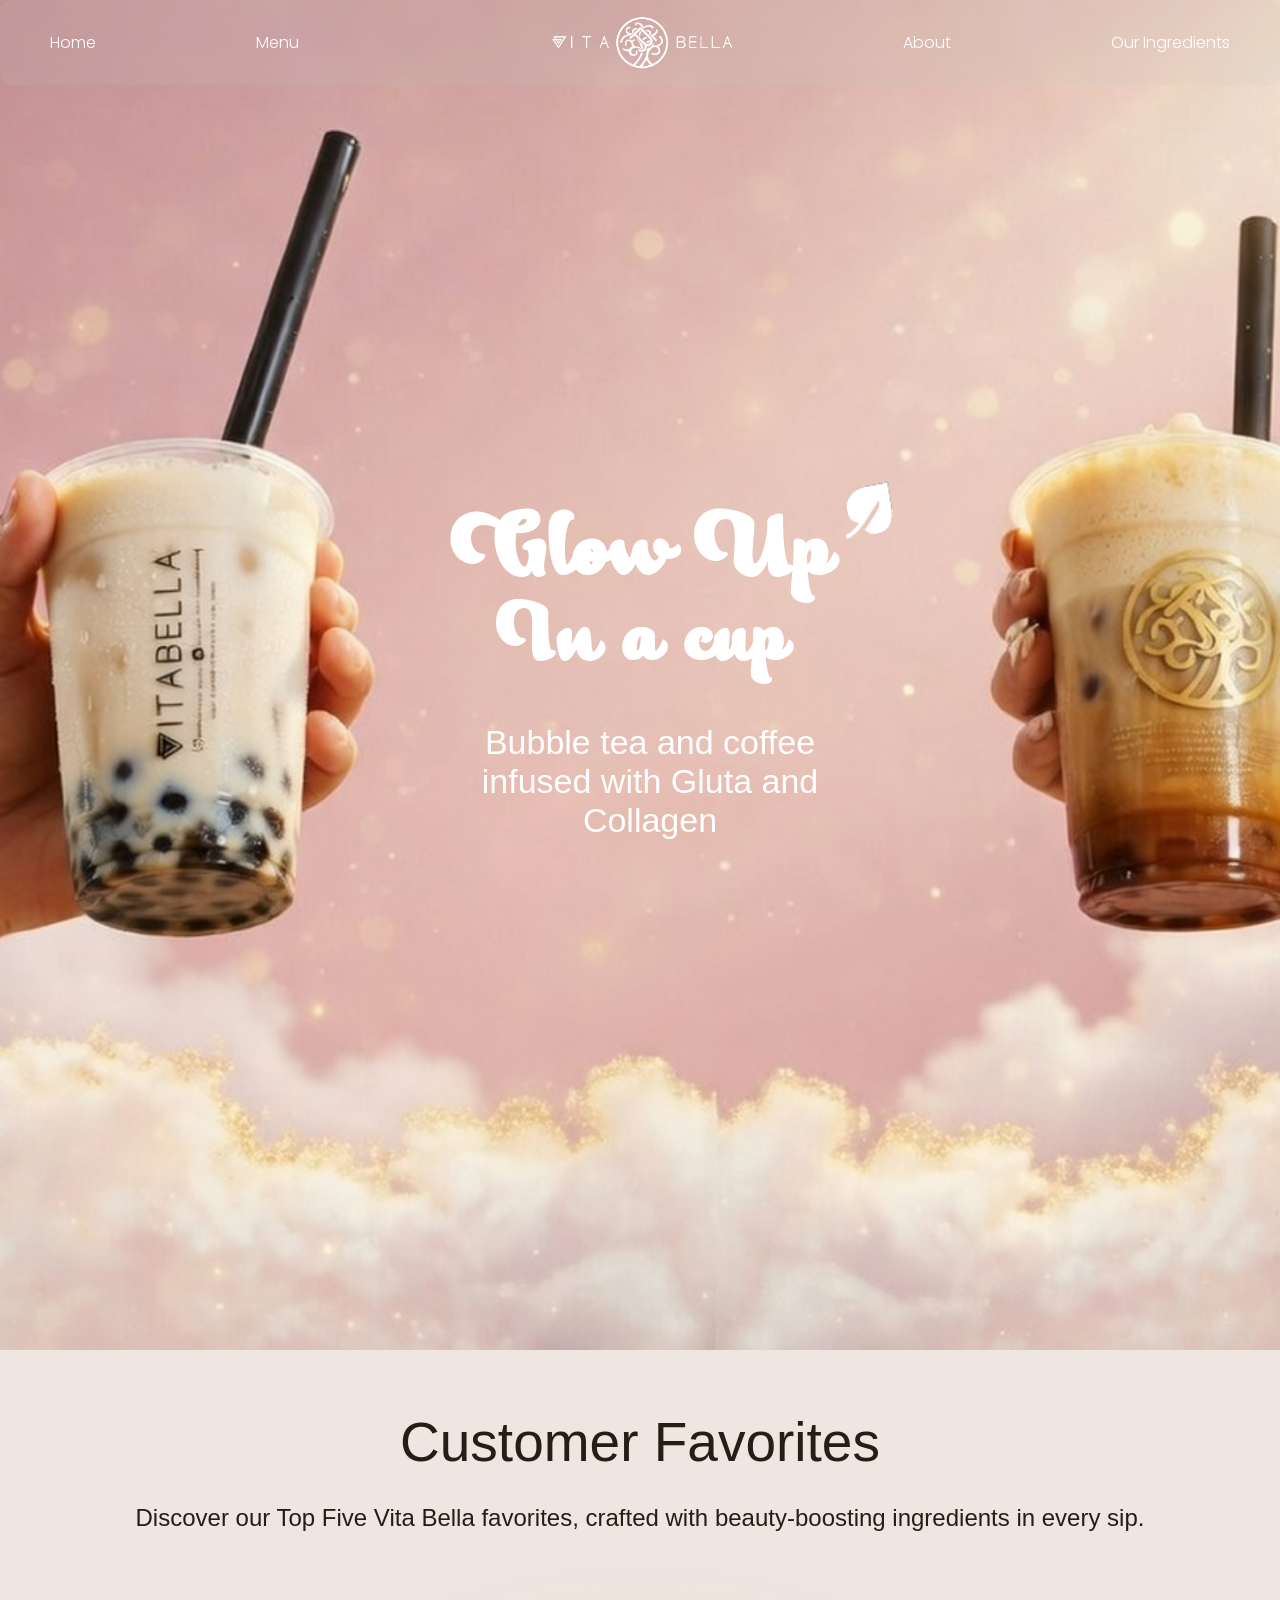
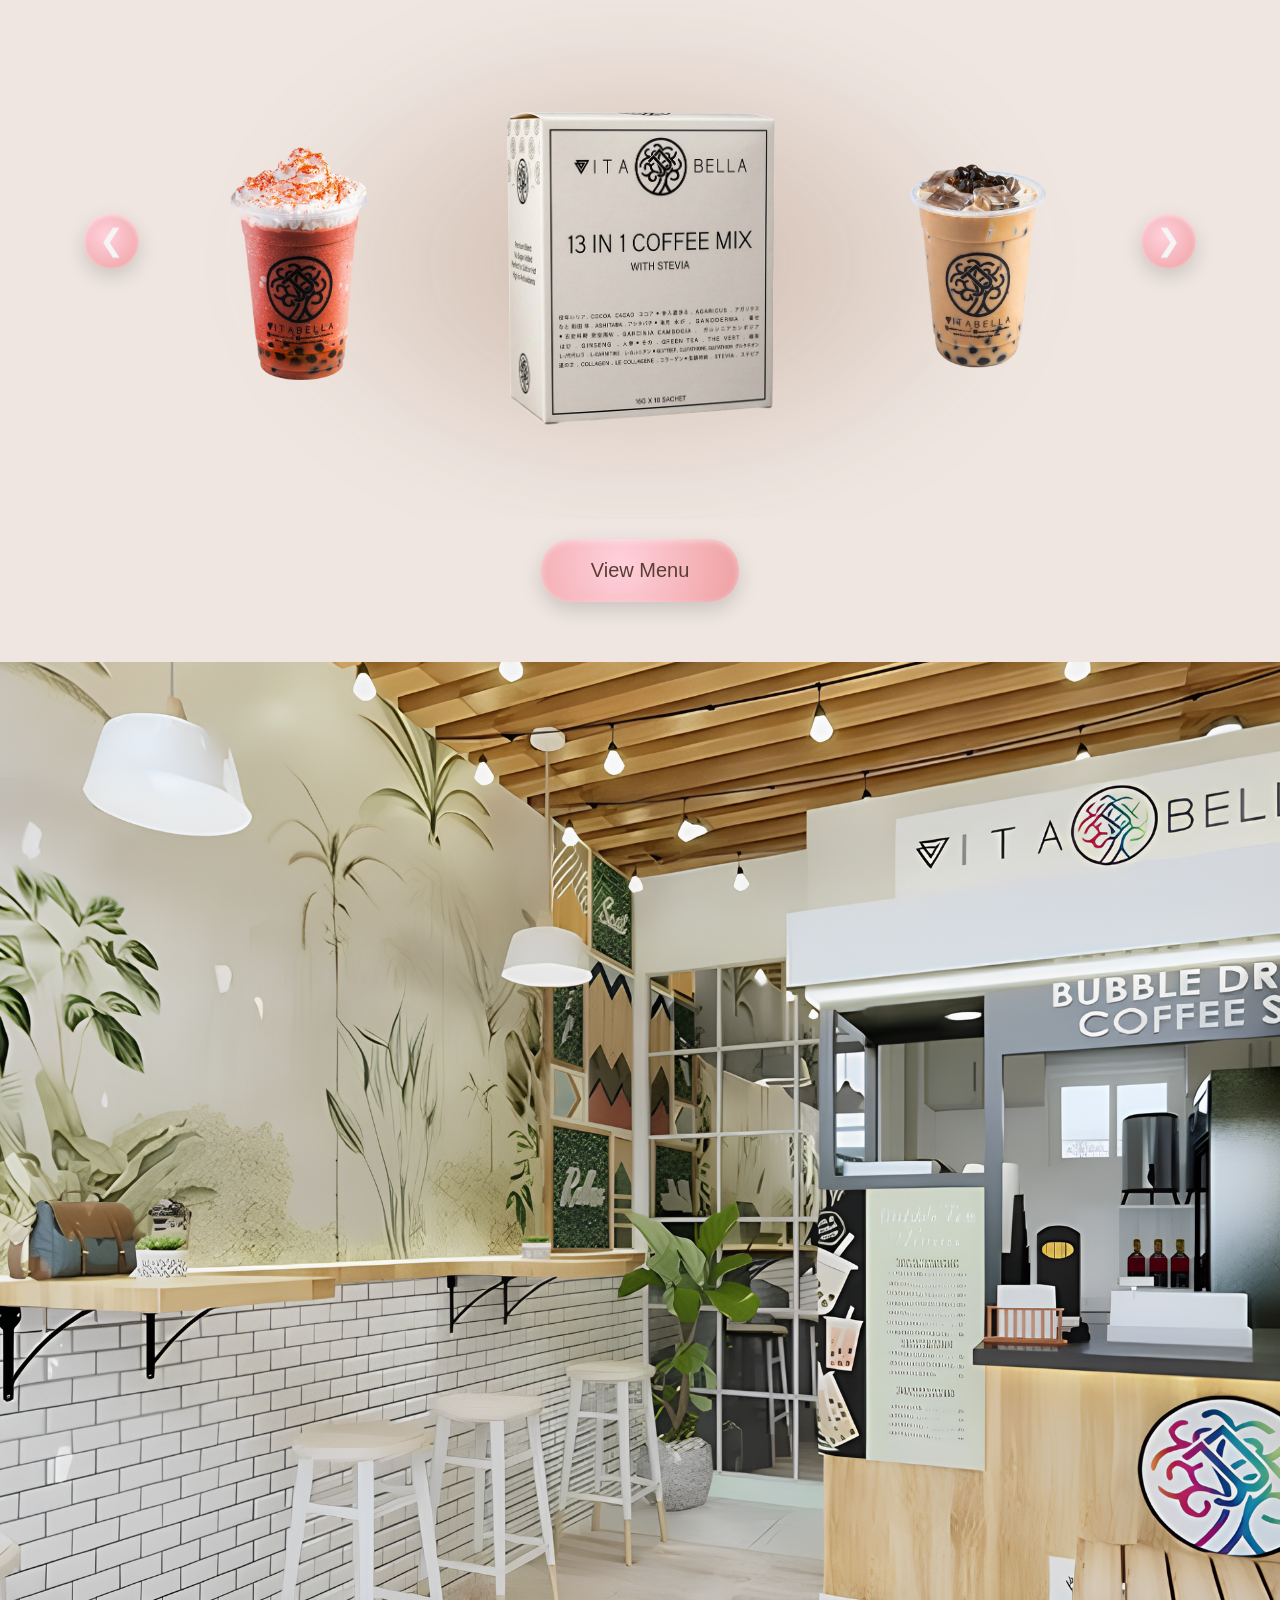
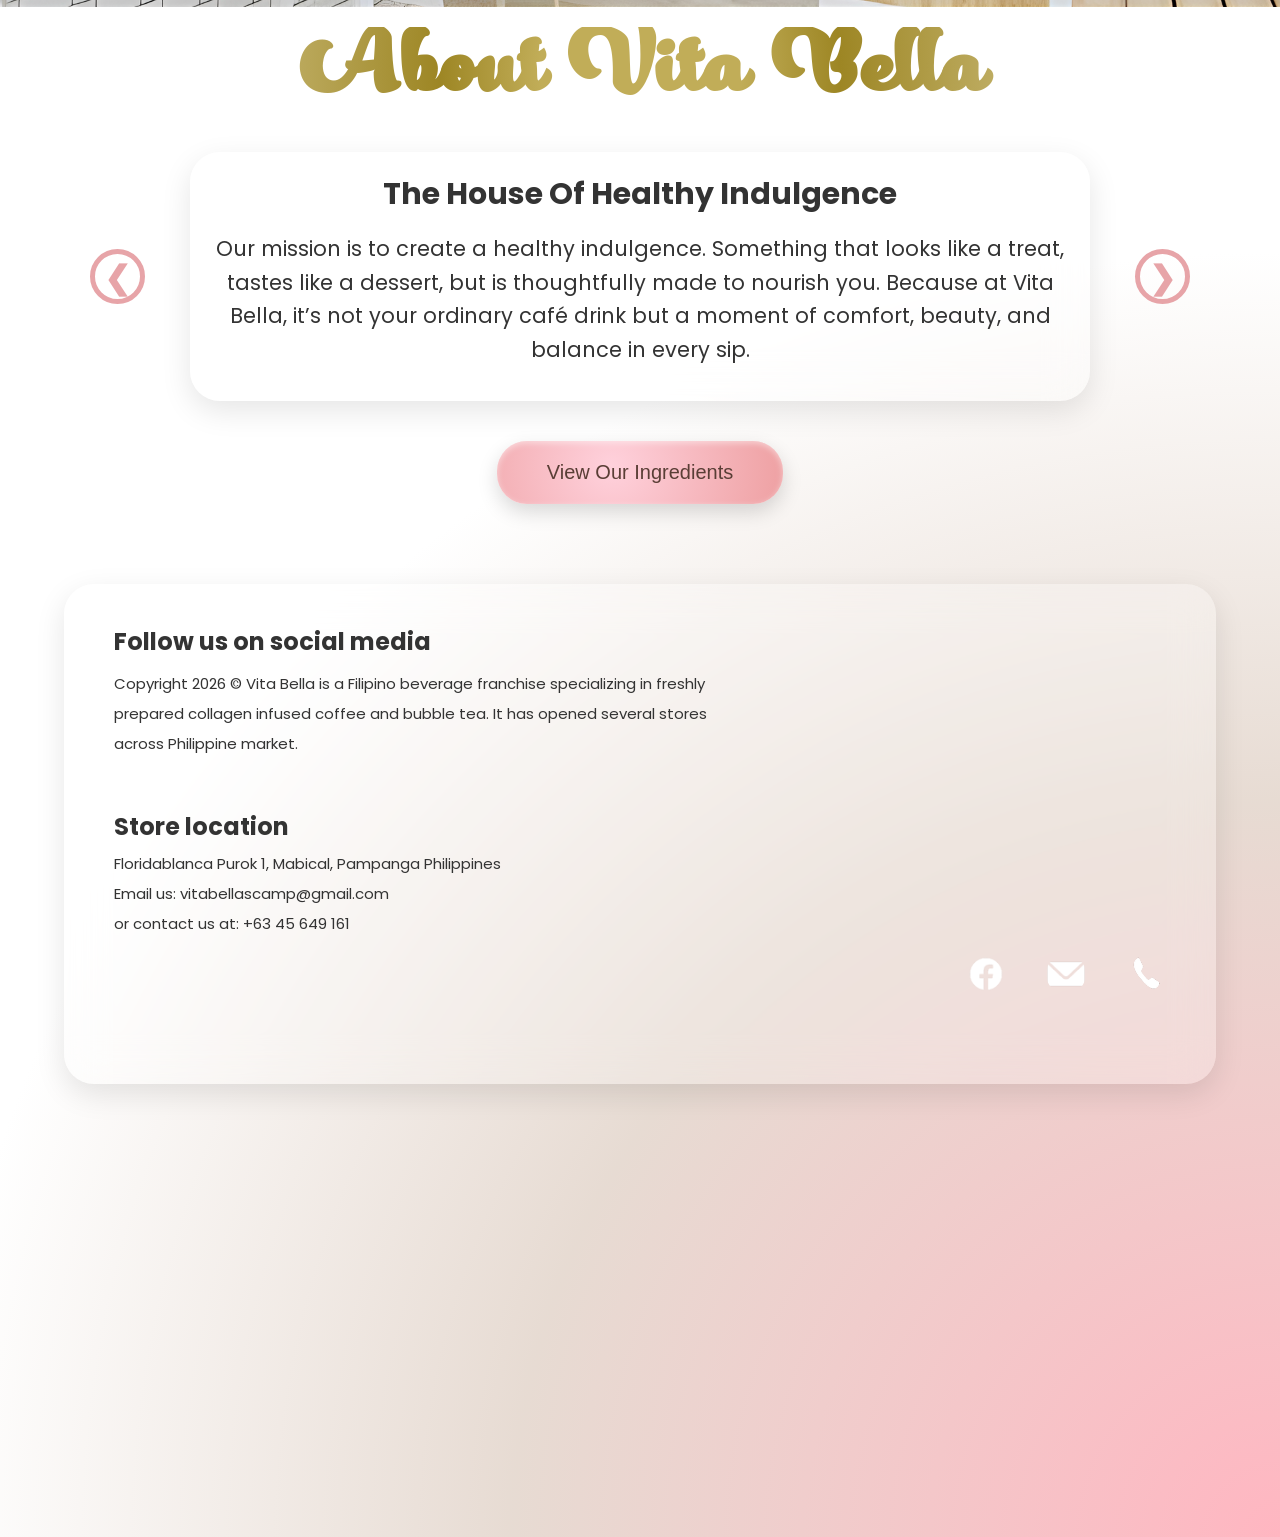
<file: index.html>
<!DOCTYPE html>
<html lang="en">
<head>
    <meta charset="UTF-8">
    <meta name="viewport" content="width=device-width, initial-scale=1.0">
    <title>Vita Bella Floridablanca, Pampanga</title>
    <link rel="preconnect" href="https://fonts.googleapis.com">
    <link rel="preconnect" href="https://fonts.gstatic.com" crossorigin>
    <link href="https://fonts.googleapis.com/css2?family=Pacifico&family=Poppins:ital,wght@0,100;0,200;0,300;0,400;0,500;0,600;0,700;0,800;0,900;1,100;1,200;1,300;1,400;1,500;1,600;1,700;1,800;1,900&display=swap" rel="stylesheet">
    <link rel="stylesheet" href="index.css">
</head>
<body>
    <nav>
        <ul class="navbar-left">
            <li><a href="index.html">Home</a></li>
            <li><a href="menu.html">Menu</a></li>
        </ul>

        <div class="logo">
            <img src="Vita Bella Logo.png" alt="Vita Bella Logo">
        </div>
        
        <ul class="navbar-right">
            <li><a href="#about">About</a></li>
            <li><a href="ingredients.html">Our Ingredients</a></li>
        </ul>
    </nav>

    <section class="herosection">
        <div class="hero-bgimg"></div>

        <div>
            <h1>Glow Up
                <img src="Leaf.png" class="white-leaf-icon">
                <span class="small-text">In a cup</span>
            </h1>
            <p>Bubble tea and coffee infused with Gluta and Collagen</p>
        </div>
    </section>

    <section class="favorites">
        <h2>Customer Favorites</h2>
        <p>Discover our Top Five Vita Bella favorites, crafted with beauty-boosting ingredients in every sip.</p>

        <div class="favorites-wrapper">

            <button class="button left">&#10094;</button>

            <div class="favorites-slider">
                <div class="slider-container">
                    <div class="drink-slide"></div>
                    <div class="drink-slide"></div>
                    <div class="drink-slide">
                        <img src="Gemini_Generated_Image_6hlzf56hlzf56hlz-Photoroom 3.png" alt="Red Velvet Cheesecake">
                    </div>

                    <div class="active-drink-slide">
                        <img src="Gemini_Generated_Image_e9dzr5e9dzr5e9dz (1)-Photoroom 2.png" alt="13 In 1 Coffee Mix">
                    </div>

                    <div class="drink-slide">
                        <img src="image (17)-Photoroom 5.png" alt="Salted Caramel">
                    </div>

                    <div class="drink-slide">
                        <img src="Gemini_Generated_Image_mg1axumg1axumg1a-Photoroom 3.png" alt="French Premium Cheesecake">
                    </div>

                    <div class="drink-slide">
                        <img src="Gemini_Generated_Image_tczel7tczel7tcze-Photoroom 3.png" alt="Strawberry Collagen Cream">
                    </div>
                    <div class="drink-slide"></div>
                </div>

            </div>

            <button class="button right">&#10095;</button>
        </div>

        <div class="view-menu-container">
            <a href="menu.html" class="view-menu-button">View Menu</a>
        </div>
    </section>

    <div class="about-bgimg-container">
        <div class="about-bgimg"></div>
    </div>

    <section class="about-section" id="about">
        <h1>About Vita Bella</h1>

    <div class="about-slider">

        <button class="about-button left">&#10094;</button>

        <div class="about-card">
            <h2 id="card-title">The House Of Healthy Indulgence</h2>
            <p id="card-text">
                Our mission is to create a healthy indulgence. Something that looks like a treat, tastes like a dessert, but is thoughtfully made to nourish you. Because at Vita Bella, it’s not your ordinary café drink but a moment of comfort, beauty, and balance in every sip.
            </p>
        </div>

        <button class="about-button right">&#10095;</button>
    </div>

    <div class="view-ingredients-container">
        <a href="ingredients.html" class="view-ingredients-button">View Our Ingredients</a>
    </div>

    <div class="about-footer">
        <div class="footer-card">

        <div class="footer-content">
            <h3 class="follow-us">Follow us on social media</h3>
            <p>
            Copyright 2026 © Vita Bella is a Filipino beverage franchise
            specializing in freshly prepared collagen infused coffee and
            bubble tea. It has opened several stores across Philippine market. 
            </p>
        <h3 class="store-location">Store location</h3>

        <p class="location">
            Floridablanca Purok 1, Mabical, Pampanga Philippines<br>
            Email us: vitabellascamp@gmail.com<br>
            or contact us at: +63 45 649 161
      </p>
        </div>

        <div class="footer-icons">
            <a href="https://www.facebook.com/VitaBellaSCPampanga" target="_blank">
                <img src="Facebook.png" alt="Facebook">
            </a>
            <a href="vitabellascpamp@gmail.com">
                <img src="Email.png" alt="Email">
            </a>
            <a href="https://l.facebook.com/l.php?u=https%3A%2F%2Fapi.whatsapp.com%2Fsend%3Fphone%3D%252B971508167275%26token%3DeyJhbGciOiJFUzI1NiIsInR5cCI6IkpXVCIsImtpZCI6IjEyNSJ9.[base64]._RMri3mjYbql1LPNeHR1wqSGLCvO1_5NC8xEaaNTdLmHUsn4tO_Dyy3SAKLiYnmAUdZN8pyNY_HYrHesGFqSKQ%26fbclid%3DIwZXh0bgNhZW0CMTAAc3J0YwZhcHBfaWQQMjIyMDM5MTc4ODIwMDg5MgABHjRsa0416TS7DZ5FsOKJ31ozcLLlQ-D21WNyCVlENH4_g0kES_ND8RH__CRH_aem_a36mYr8kN7BnjIT1tTdi3w&h=AUCpbHmJNicgpL69wBm_dGncWFgvK4wPnZX7ZkiTfbZG_cjM20d-kG5seVx_lfT14w9UV7GHUz7iJ6472W-c7Ve4sfoM_O0IwTQcPCdEismXWjQ1Esk9sZ87FkLb_AQvri7j60Dh1FPnusiWcw4LvA">
                <img src="Phone.png" alt="Phone">
            </a>
        </div>
    </div>
    </div>
    </section>
</body>
<script src="index.js"></script>
</html>
</file>
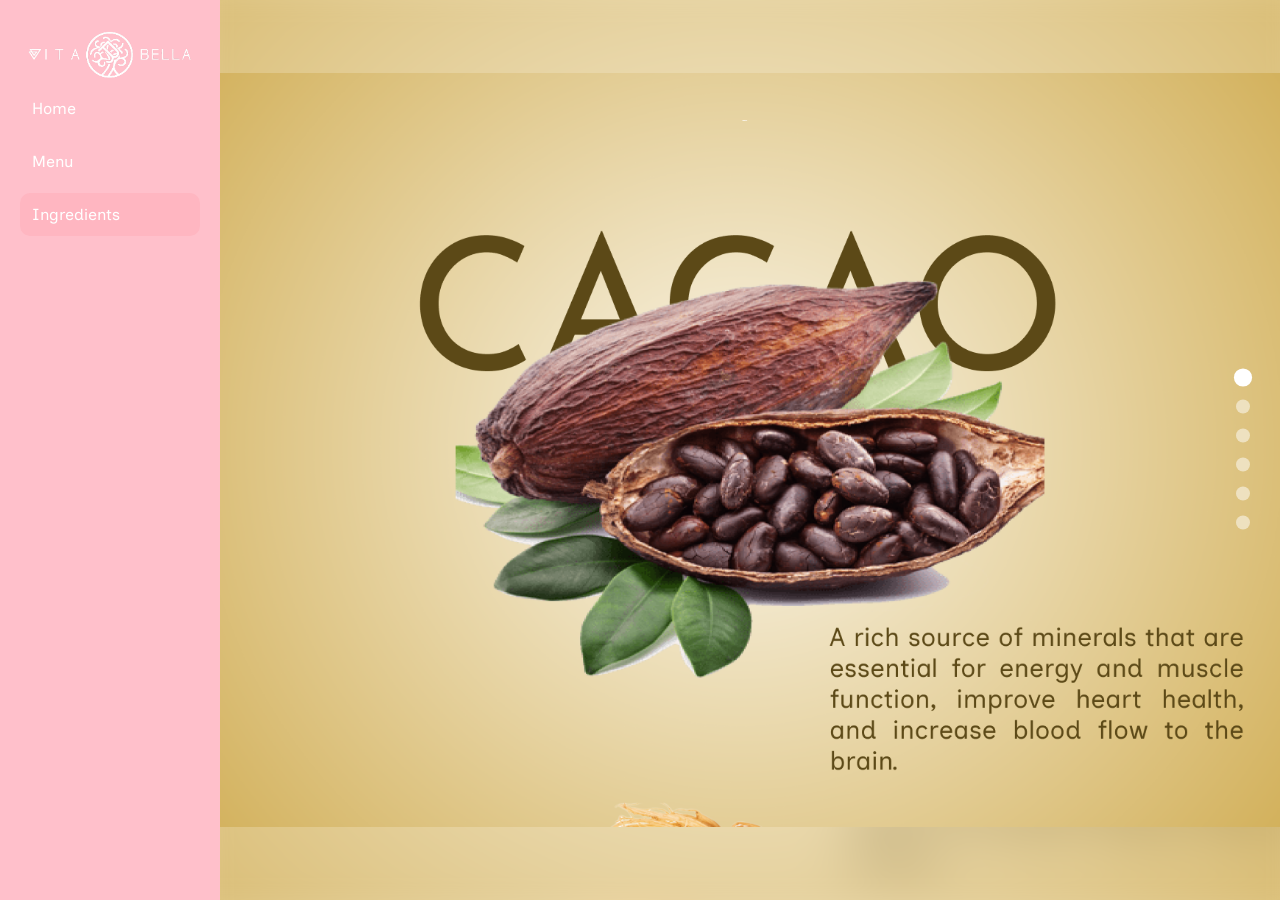
<file: ingredients.html>
<!DOCTYPE html>
<html lang="en">
<head>
  <meta charset="UTF-8">
  <meta name="viewport" content="width=device-width, initial-scale=1.0">
  <title>Vita Bella Ingredients</title>
  <link rel="preconnect" href="https://fonts.googleapis.com">
  <link rel="preconnect" href="https://fonts.gstatic.com" crossorigin>
  <link href="https://fonts.googleapis.com/css2?family=Inclusive+Sans:ital,wght@0,300..700;1,300..700&display=swap" rel="stylesheet">
  <link rel="stylesheet" href="ingredients.css">
</head>
<body>

<aside class="menu-sidebar">
    <img class="logo" src="Vita Bella Logo.png" alt="Vita Bella Logo">

    <nav>
        <ul>
            <li><a href="index.html">Home</a></li>
            <li><a href="menu.html">Menu</a></li>
            <li class="active"><a href="ingredients.html">Ingredients</a></li>
        </ul>
    </nav>
</aside>

<main class="main">
    <section class="ingredients-slider">

        <div class="slides">

            <div class="slide active" style="--bg-image: url('Cacao Page.png');">
                <img src="Cacao Page.png" alt="Cacao">
            </div>

            <div class="slide" style="--bg-image: url('Ginseng Page.png');">
                <img src="Ginseng Page.png" alt="Ginseng">
            </div>

            <div class="slide" style="--bg-image: url('Stevia Page.png');">
                <img src="Stevia Page.png" alt="Stevia">
            </div>

            <div class="slide" style="--bg-image: url('Moringa Page.png');">
                <img src="Moringa Page.png" alt="Moringa">
            </div>
            
            <div class="slide" style="--bg-image: url('Green tea Page.png');">
                <img src="Green tea Page.png" alt="Green Tea">
            </div>

            <div class="slide" style="--bg-image: url('Powder Page.png');">
                <img src="Powder Page.png" alt="Glutathione Collagen Carnitine Powder">
            </div>
        </div>

        <div class="slider-nav">
            <button class="nav-dot active"></button>
            <button class="nav-dot"></button>
            <button class="nav-dot"></button>
            <button class="nav-dot"></button>
            <button class="nav-dot"></button>
            <button class="nav-dot"></button>
        </div>
        
    </section>
</main>

<script src="ingredients.js"></script>
</body>
</file>
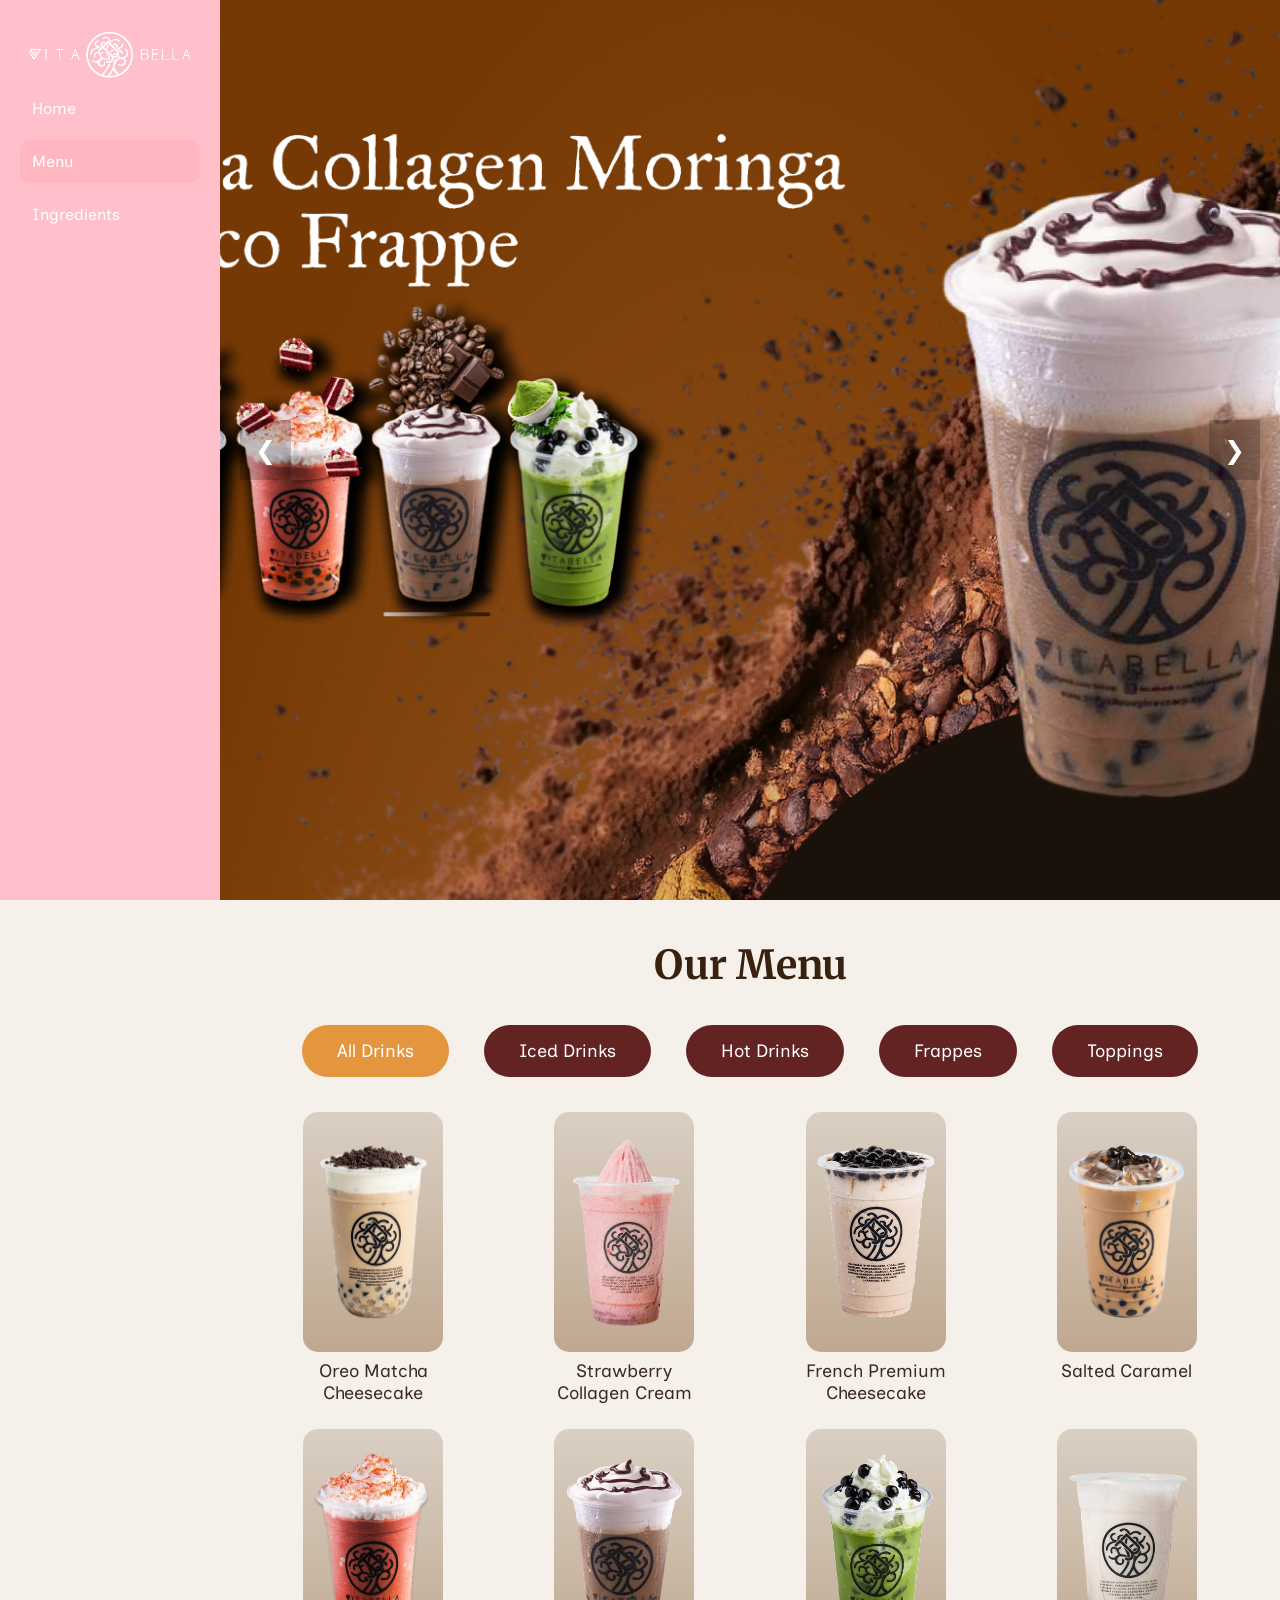
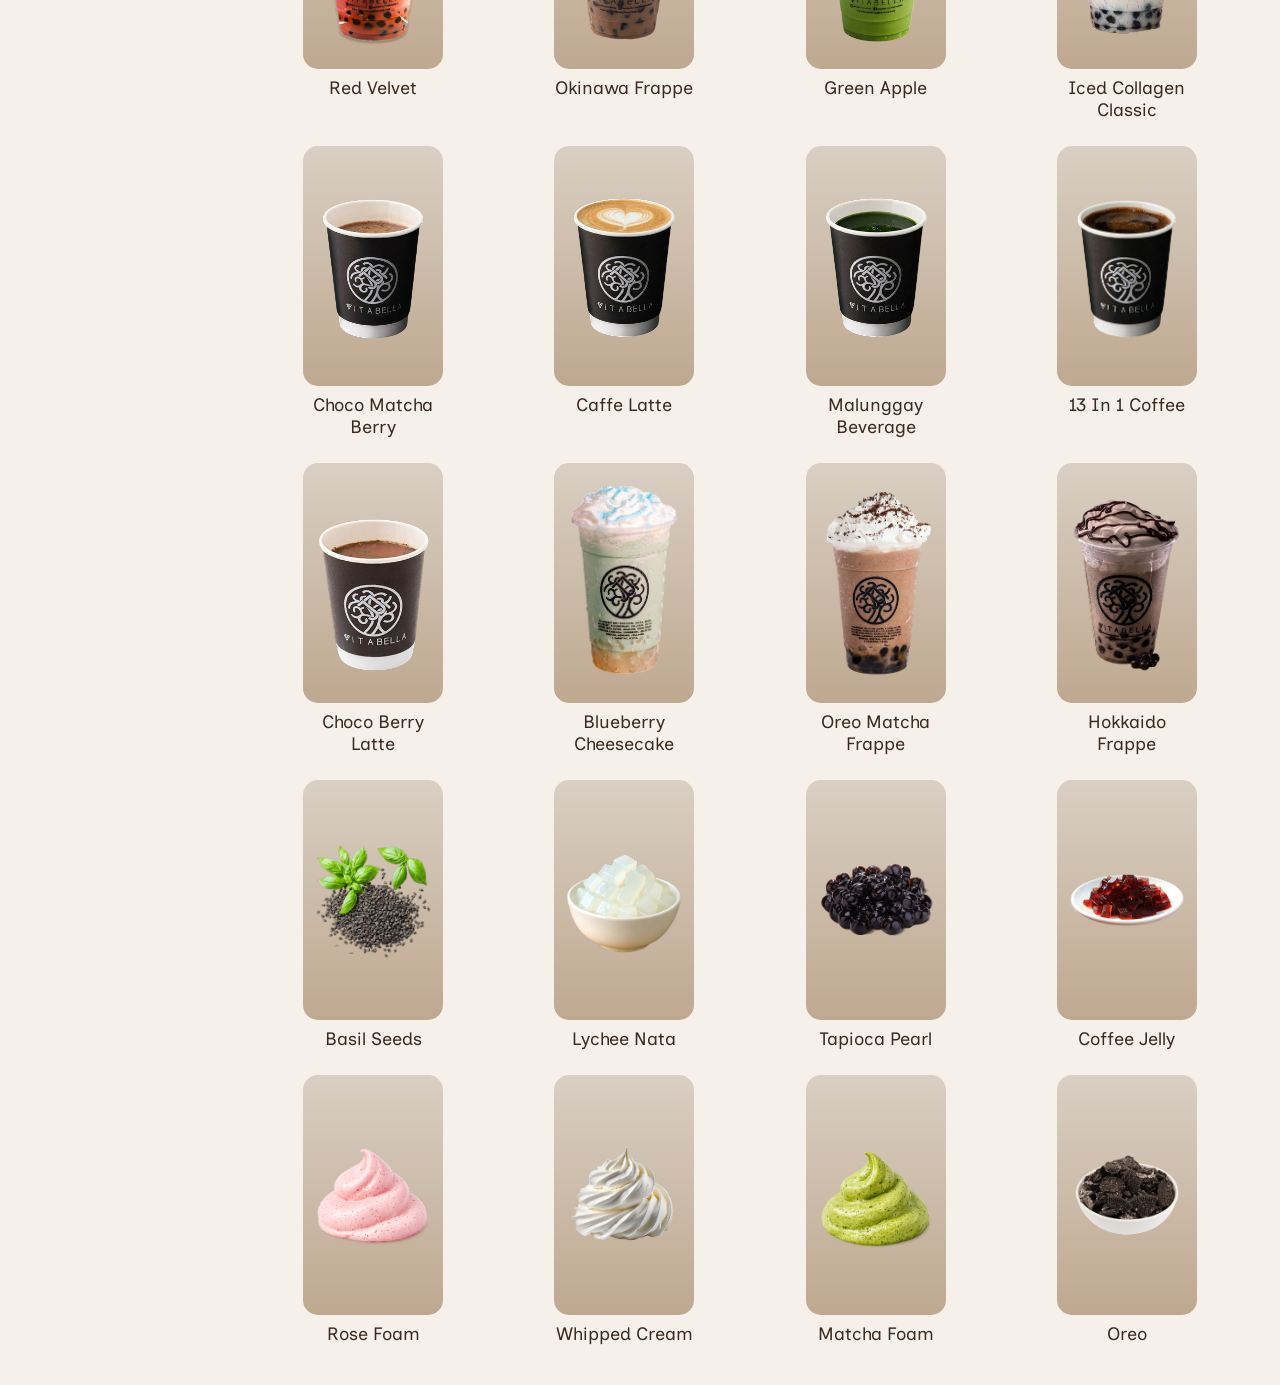
<file: menu.html>
<!DOCTYPE html>
<html lang="en">
<head>
  <meta charset="UTF-8">
  <meta name="viewport" content="width=device-width, initial-scale=1.0">
  <title>Vita Bella Menu</title>
  <link rel="preconnect" href="https://fonts.googleapis.com">
  <link rel="preconnect" href="https://fonts.gstatic.com" crossorigin>
  <link href="https://fonts.googleapis.com/css2?family=Inclusive+Sans:ital,wght@0,300..700;1,300..700&display=swap" rel="stylesheet">
  <link href="https://fonts.googleapis.com/css2?family=Merriweather:ital,opsz,wght@0,18..144,300..900;1,18..144,300..900&display=swap" rel="stylesheet">
  <link rel="stylesheet" href="menu.css">
</head>
<body>

<aside class="menu-sidebar">
    <img class="logo" src="Vita Bella Logo.png" alt="Vita Bella Logo">

    <nav>
        <ul>
            <li><a href="index.html">Home</a></li>
            <li class="active"><a href="menu.html">Menu</a></li>
            <li><a href="ingredients.html">Ingredients</a></li>
        </ul>
    </nav>
</aside>

<main class="main">
    <section class="menu-hero">
    <div class="menu-slider">

        <div class="slide">
            <img src="coffee frappe final.png" alt="Coffee Frappe">
        </div>
        <div class="slide">
            <img src="iced coffee final.png" alt="Iced Coffee">
        </div>
        <div class="slide">
            <img src="red velvet final.png" alt="Red Velvet">
        </div>
        <div class="slide">
            <img src="Green apple.png" alt="Green Apple">
        </div>
    </div>

    <button class="nav prev">&#10094;</button>
    <button class="nav next">&#10095;</button>
</section>

<section class="menu">

    <h2>Our Menu</h2>

    <div class="filters">
        <button class="active" data-filter="all">All Drinks</button>
        <button data-filter="iced">Iced Drinks</button>
        <button data-filter="hot">Hot Drinks</button>
        <button data-filter="frappe">Frappes</button>
        <button data-filter="toppings">Toppings</button>
    </div>

    <div class="drinks">

        <div class="card" data-category="iced">
            <div class="card-img">
                <img class="oreo-matcha-cheesecake" src="oreo matcha cheesecake.png" alt="Oreo Matcha Cheesecake">
            </div>
            <p>Oreo Matcha Cheesecake</p>
        </div>

        <div class="card" data-category="iced">
            <div class="card-img">
                <img class="strawberry-collagen-cream" src="strawberry collagen cream.png" alt="Strawberry Collagen Cream">
            </div>
            <p>Strawberry Collagen Cream</p>
        </div>      

        <div class="card" data-category="iced">
            <div class="card-img">
                <img class="french-premium-cheesecake" src="French Premium Cheesecake.png" alt="French Premium Cheesecake">
            </div>
            <p>French Premium Cheesecake</p>
        </div>

        <div class="card" data-category="iced">
            <div class="card-img">
                <img class="salted-caramel" src="salted caramel.png" alt="Salted Caramel">
            </div>
            <p>Salted Caramel</p>
        </div>

        <div class="card" data-category="frappe">
            <div class="card-img">
                <img class="red-velvet-cheesecake" src="red velvet cheesecake.png" alt="Red Velvet">
            </div>
            <p>Red Velvet</p>
        </div>

        <div class="card" data-category="frappe">
            <div class="card-img">
                <img class="okinawa-frappe" src="Okinawa Frappe.png" alt="Okinawa Frappe">
            </div>
            <p>Okinawa Frappe</p>
        </div>

        <div class="card" data-category="frappe">
            <div class="card-img">
                <img class="green-apple" src="green apple frappe.png" alt="Green Apple">
            </div>
            <p>Green Apple</p>
        </div>
        
        <div class="card" data-category="iced">
            <div class="card-img">
                <img class="iced-collagen-classic" src="Iced collagen classic.png" alt="Iced Collagen Classic">
            </div>
            <p>Iced Collagen Classic</p>
        </div>

        <div class="card" data-category="hot">
            <div class="card-img">
                <img class="choco-matcha-berry" src="Choco Matcha Berry.png" alt="Choco Matcha Berry">
            </div>
            <p>Choco Matcha Berry</p>
        </div>

        <div class="card" data-category="hot">
            <div class="card-img">
                <img class="caffe-latte" src="Caffe Latte.png" alt="Caffe Latte">
            </div>
            <p>Caffe Latte</p>
        </div>

        <div class="card" data-category="hot">
            <div class="card-img">
                <img class="malunggay-beverage" src="malunggay beverage.png" alt="Malunggay Beverage">
            </div>
            <p>Malunggay Beverage</p>
        </div>

        <div class="card" data-category="hot">
            <div class="card-img">
                <img class="thirteen-in-one-coffee" src="13 in 1 coffee.png" alt="13 In 1 Coffee">
            </div>
            <p>13 In 1 Coffee</p>
        </div>

        <div class="card" data-category="hot">
            <div class="card-img">
                <img class="choco-berry-latte" src="choco berry latte.png" alt="Choco Berry Latte">
            </div>
            <p>Choco Berry Latte</p>
        </div>

        <div class="card" data-category="frappe">
            <div class="card-img">
                <img class="blueberry-cheesecake" src="Blueberry Cheesecake.png" alt="Ref-VitaBella/Menu Page/All Drinks (Our Menu)/Blueberry Cheesecake.png">
            </div>
            <p>Blueberry Cheesecake</p>
        </div>

        <div class="card" data-category="frappe">
            <div class="card-img">
                <img class="oreo-matcha-frappe" src="Oreo Matcha Frappe.png" alt="Oreo Matcha Frappe">
            </div>
            <p>Oreo Matcha Frappe</p>
        </div>

        <div class="card" data-category="frappe">
            <div class="card-img">
                <img class="hokkaido-frappe" src="Hokkaido Frappe.png" alt="Hokkaido Frappe">
            </div>
            <p>Hokkaido Frappe</p>
        </div>

        <div class="card" data-category="toppings">
            <div class="card-img">
                <img class="basil-seeds" src="Basil Seeds.png" alt="Basil Seeds">
            </div>
            <p>Basil Seeds</p>
        </div>

        <div class="card" data-category="toppings">
            <div class="card-img">
                <img class="lychee-nata" src="Lychee Nata.png" alt="Lychee Nata">
            </div>
            <p>Lychee Nata</p>
        </div>

        <div class="card" data-category="toppings">
            <div class="card-img">
                <img class="tapioca-pearls" src="Tapioca Pearl.png" alt="Tapioca Pearl">
            </div>
            <p>Tapioca Pearl</p>
        </div>

        <div class="card" data-category="toppings">
            <div class="card-img">
                <img class="coffee-jelly" src="Coffee Jelly.png" alt="Coffee Jelly">
            </div>
            <p>Coffee Jelly</p>
        </div>
        
        <div class="card" data-category="toppings">
            <div class="card-img">
                <img class="rose-foam" src="Rose Foam.png" alt="Rose Foam">
            </div>
            <p>Rose Foam</p>
        </div>

        <div class="card" data-category="toppings">
            <div class="card-img">
                <img class="whipped-cream" src="Whipped Cream.png" alt="Whipped Cream">
            </div>
            <p>Whipped Cream</p>
        </div> 

        <div class="card" data-category="toppings">
            <div class="card-img">
                <img class="matcha-foam" src="Matcha Foam.png" alt="Matcha Foam">
            </div>
            <p>Matcha Foam</p>
        </div>

        <div class="card" data-category="toppings">
            <div class="card-img">
                <img class="oreo" src="Oreo.png" alt="Oreo">
            </div>
            <p>Oreo</p>
        </div>
    </div>
</section>
</main>

<script src="menu.js"></script>
</body>
</html>
</file>
<file: index.css>
*{
    margin: 0;
    padding: 0;
    box-sizing: border-box;
    font-family:'Poppins', 'Pacifico', cursive;
}

html {
    scroll-behavior: smooth;
}

@font-face {
    font-family: 'MyFont';
    src: url('FontsFree-Net-Merengue-Script-W00-Regular.ttf') format('truetype');
    font-weight: 400;
    font-style: normal;
}

body{
    background: #f7f1ed;
    color: #333;
}

nav {
    position: absolute;
    left: 50%;
    transform: translateX(-50%);
    width: 100%;
    padding: 30px 50px;
    display: flex;
    justify-content: space-between;
    align-items: center;
    background: rgba(200, 200, 200, 0.15);
    backdrop-filter: blur(12px);
    -webkit-backdrop-filter: blur(12px);
    border-radius: 12px;
    z-index: 10;
}

.navbar-left, .navbar-right {
    display: flex;
    list-style-type: none;
    justify-content: space-evenly;
    gap: 160px;
}

.logo {
    position: absolute;
    left: 50%;
    transform: translateX(-50%);
}

.logo img {
    height: 100px;
    width: auto;
    object-fit: contain;
    padding: 15px 20px;
}

nav a {
    text-decoration: none;
    color: white;
    font-weight: 300;
    cursor: pointer;
}

.herosection {
    position: relative;
    height: 150vh;
    display: flex;
    align-items: center;
    justify-content: center;
    text-align: center;
    color: white;
    overflow: hidden;
}

.hero-bgimg {
    position: absolute;
    pointer-events: none;
    top: 0;
    left: 0;
    width: 100%;
    height: 100%;
    background: url("Vita Bella Image.png")center/cover no-repeat;
    z-index: -2;
}

.herosection h1{
    position: relative;
    display: inline-block;
    font-size: 85px;
    font-family: 'MyFont', cursive;
    max-width: 500px;
    letter-spacing: 0%;
    margin: auto;
    padding-bottom: 30px;
    line-height: 100%;
}

.small-text {
    font-size: 75px;
    font-family: 'MyFont', cursive;
    max-width: 500px;
    letter-spacing: 0%;
    margin: auto;
}

.white-leaf-icon {
    position: absolute;
    top: -40px;
    right: -20px;
    width: 80px;
    height: 80px;
}

.herosection p{
    font-size: 34px;
    font-family: Helvetica;
    font-weight: lighter;
    max-width: 400px;
    margin: auto;
    padding-top: 10px;
    padding-left: 20px;
}

.favorites {
    padding: 60px 20px;
    text-align: center;
    background: #efe6e1;
}

.favorites h2 {
    font-family: Helvetica;
    font-weight: lighter;
    font-size: 55px;
    margin-bottom: 10px;
    letter-spacing: 6%;
    color: #271D15;
    margin-bottom: 30px;
}

.favorites p {
    font-size: 24px;
    font-family: Helvetica;
    font-weight: lighter;
    padding-bottom: 30px;
    padding-left: 30px;
    padding-right: 30px;
    color: #271D15;
}

.favorites-wrapper {
    position: relative;
    width: 80%;
    margin: auto;
}
.favorites-slider {
    position: relative;
    width: 100%;
    margin: auto;
    overflow: hidden;
    padding-top: 50px;
    z-index: 1;
}

.favorites-slider::before {
    content: "";
    position: absolute;

    width: 80%;
    height: 90%;

    left: 50%;
    transform: translateX(-50%);

    background: radial-gradient(
        ellipse,
        rgba(139, 94, 60, 0.35) 0%,
        rgba(139, 94, 60, 0.15) 40%,
        rgba(139, 94, 60, 0) 70%
    );

    filter: blur(40px);
    z-index: -1;
}

.favorites-slider::after {
    content: "";
    position: absolute;

    width: 80%;
    height: 90%;

    right: 50%;
    transform: translateX(-50%);

    background: radial-gradient(
        ellipse,
        rgba(139, 94, 60, 0.35) 0%,
        rgba(139, 94, 60, 0.15) 40%,
        rgba(139, 94, 60, 0) 70%
    );

    filter: blur(40px);
    z-index: -1;
}

.slider-container {
    display: flex;
    align-items: center;
    transition: transform 0.5s ease;
}

.drink-slide,
.active-drink-slide {
    min-width: 300px;
    margin: 0 20px;
    transition: all 0.5s ease;
}

.drink-slide img,
.active-drink-slide img {
    width: 100%;
    height: 500px;            
    object-fit: contain;      
}


.drink-slide {
    transform: scale(0.5);
}

.active-drink-slide {
    opacity: 1;
    transform: scale(1);
}

.button {
    position: absolute;
    top: 50%;
    transform: translateY(-50%);
    width: 55px;
    height: 55px;
    display: flex;
    align-items: center;
    justify-content: center;
    background: radial-gradient(circle at 40% 40%, #FFD1DC, #EEA0A2);
    border: none;
    border-radius: 50px;
    cursor: pointer;
    font-size: 30px;
    color: whitesmoke;
    backdrop-filter: blur(10px);
    box-shadow: 
    0 8px 20px rgba(0,0,0,0.15),
    inset 0 2px 4px rgba(255,255,255,0.6);
    transition: all 0.25s ease;
    z-index: 10;
}

.button.left {
    left: -60px;
}

.button.right {
    right: -60px;
}

.view-menu-container {
    text-align: center;
    padding-top: 20px;
}

.view-menu-button {
    display: inline-flex;
    align-items: center;
    gap: 10px;
    padding: 20px 50px;
    font-size: 20px;
    font-weight: lighter;
    font-family: Helvetica;
    color: #5a3e36;
    background: radial-gradient(circle at 40% 40%, #FFD1DC, #EEA0A2);
    border-radius: 30px;
    text-decoration: none;
    box-shadow: 
        0 8px 20px rgba(0,0,0,0.15),
        inset 0 2px 6px rgba(255,255,255,0.5);
    transition: all 0.3s ease;
}

.about-bgimg-container {
    position: relative;
    height: 105vh;
    display: flex;
    align-items: center;
    justify-content: center;
    text-align: center;
    color: white;
    overflow: hidden;
}
.about-bgimg {
    position: absolute;
    pointer-events: none;
    top: 0;
    left: 0;
    width: 100%;
    height: 100%;
    background: url("IMG_1658 1.png")center/cover no-repeat;
}

.about-section {
    position: relative;
    height: 170vh;
    display: flex;
    flex-direction: column;
    align-items: center;
    justify-content: flex-start;
    text-align: center;
    overflow: hidden;
    padding-top: 20px;
    background: radial-gradient(
        ellipse 150% 120%at bottom right,
        rgba(255,182,193, 1) 0%,
        rgba(139, 94, 60, 0.15) 40%,
        rgba(255, 255, 255, 1) 70%
    );
    
}

.about-section h1 {
    position: relative;
    display: inline-block;
    font-size: 85px;
    font-family: 'MyFont', cursive;
    min-width: 1000px;
    letter-spacing: 0%;
    line-height: 100%;
    background: radial-gradient(circle, #C1AD58 20%, #9D8624 40%, #C7B773 80%, #917B1F 20%);
    background-clip: text;
    -webkit-background-clip: text;
    -webkit-text-fill-color: transparent;
}

.about-slider {
    padding-top: 40px;
    position: relative;
    width: 900px;
    display: flex;
    align-items: center;
    justify-content: center;
}

.about-card {
    width: 100%;
    padding: 20px 20px;
    text-align: center;
    border-radius: 30px;

    background: rgba(255, 255, 255, 0.25);
    backdrop-filter: blur(20px);
    -webkit-backdrop-filter: blur(20px);

    box-shadow: 0 10px 30px rgba(0,0,0,0.1);

    transition: opacity 0.5s ease;
}

.about-card.fade {
    opacity: 0;
}

.about-card h2 {
    margin-bottom: 15px;
    font-size: 30px;   
    font-weight: bolder;
}

.about-card p {
    font-size: 21px;
    margin-bottom: 15px;
    line-height: 1.6;
}

.about-button {
    position: absolute;
    width: 55px;
    height: 55px;
    border-radius: 50%;
    border: 5px solid #e7a4a8;
    background: transparent;
    color: #e7a4a8;
    font-size: 32px;
    font-weight: bolder;
    cursor: pointer;
}

.left {
    left: -100px;
}

.right {
    right: -100px;
}

.view-ingredients-container {
    text-align: center;
    padding-top: 40px;
}

.view-ingredients-button {
    display: inline-flex;
    align-items: center;
    gap: 10px;
    padding: 20px 50px;
    font-size: 20px;
    font-weight: lighter;
    font-family: Helvetica;
    color: #5a3e36;
    background: radial-gradient(circle at 40% 40%, #FFD1DC, #EEA0A2);
    border-radius: 30px;
    text-decoration: none;
    box-shadow: 
        0 8px 20px rgba(0,0,0,0.15),
        inset 0 2px 6px rgba(255,255,255,0.5);
    transition: all 0.3s ease;
}

.about-footer {
    margin-top: 80px;
    width: 100%;
    display: flex;
    flex-direction: column;
    align-items: center;
}

.footer-btn {
    margin-bottom: 30px;
    transform: translateY(20px);
    z-index: 2;
}

.footer-card {
    width: 1200px;
    height: 500px;
    max-width: 90%;
    padding: 40px 50px;
    border-radius: 30px;
    display: flex;
    justify-content: space-between;
    align-items: flex-start;

    background: rgba(255, 255, 255, 0.25);
    backdrop-filter: blur(20px);
    -webkit-backdrop-filter: blur(20px);

    box-shadow: 0 10px 30px rgba(0,0,0,0.1);
}

.footer-content {
    max-width: 600px;
    text-align: left;
}

.follow-us {
    font-size: 24px;
    margin-bottom: 10px;
    font-weight: bolder;
}

.footer-content p {
    font-size: 15px;
    line-height: 2;
    margin-bottom: 15px;
}

.store-location {
    margin-top: 50px;
    font-size: 24px;
    font-weight: bolder;
    margin-bottom: 5px;
}

.location {
    font-size: 15px;
}


.footer-icons {
    margin-top: 330px;
    display: flex;
    gap: 40px;
    align-items: center;
}

.footer-icons img {
    width: 40px;
    height: 40px;
    border-radius: 50%;
    display: flex;
    align-items: center;
    justify-content: center;
    background: none;
    font-size: 18px;
    cursor: pointer;
    transition: transform 0.2s ease;
}
</file>
<file: ingredients.css>
* {
    margin: 0;
    padding: 0;
    box-sizing: border-box;
    font-family: Inclusive Sans, sans-serif;
}

body {
    display: flex;
    background: #f5f1ea;
}

.menu-sidebar {
    width: 220px;
    height: 100vh;
    background: pink;
    color: white;
    position: fixed;
    left: 0;
    top: 0;
    padding: 20px;
}

.logo {
    height: 63px;
    width: auto;
    object-fit: contain;
}

.menu-sidebar ul {
    list-style: none;
}

.menu-sidebar li {
    padding: 12px;
    margin-bottom: 10px;
    cursor: pointer;
    border-radius: 10px;
    transition: 0.3s;
}

.menu-sidebar li:hover {
    background: rgba(255,255,255,0.1);
}

.menu-sidebar li.active {
    background: lightpink
}

a{
    text-decoration: none;
}

a:link, a:visited {
    color: white;
}

.main {
    margin-left: 220px;
    width: calc(100% - 220px);
    height: 100vh;
    overflow: hidden;
    position: relative;
}

.ingredients-slider {
    width: 100%;
    height: 100vh;
    overflow: hidden;
    position: relative;
}

.slides {
    display: flex;
    flex-direction: column;
    width: 100%;
    height: 100%;
    transition: transform 1s cubic-bezier(0.77, 0, 0.175, 1);
}

.slide {
    width: 100%;
    height: 100%;
    flex-shrink: 0;
    display: flex;
    justify-content: center;
    align-items: center;
    position: relative;
    overflow: hidden;
}

.slide::before {
    content: "";
    position: absolute;
    inset: 0;

    background-image: var(--bg-image);
    background-size: cover;
    background-position: center;

    filter: blur(25px);
    transform: scale(1.1);

    z-index: 0;
}

.slide img {
    position: relative;
    z-index: 1;
    width: 100%;
    height: 100%;
    object-fit: contain;
}

.slider-nav {
    position: absolute;
    right: 30px;
    top: 50%;
    transform: translateY(-50%);
    display: flex;
    flex-direction: column;
    gap: 15px;
    z-index: 10;
}

.nav-dot {
    width: 14px;
    height: 14px;
    border-radius: 50%;
    border: none;
    background: rgba(255,255,255,0.5);
    cursor: pointer;
    transition: 0.3s;
}

.nav-dot.active {
    background: white;
    transform: scale(1.3);
}
</file>
<file: menu.css>
* {
    margin: 0;
    padding: 0;
    box-sizing: border-box;
    font-family: Inclusive Sans, sans-serif;
}

body {
    display: flex;
    background: #f5f1ea;
}

.menu-sidebar {
    width: 220px;
    height: 100vh;
    background: pink;
    color: white;
    position: fixed;
    left: 0;
    top: 0;
    padding: 20px;
}

.logo {
    height: 63px;
    width: auto;
    object-fit: contain;
}

.menu-sidebar ul {
    list-style: none;
}

.menu-sidebar li {
    padding: 12px;
    margin-bottom: 10px;
    cursor: pointer;
    border-radius: 10px;
    transition: 0.3s;
}

.menu-sidebar li:hover {
    background: rgba(255,255,255,0.1);
}

.menu-sidebar li.active {
    background: lightpink
}

.main {
    margin-left: 220px;
    width: calc(100% - 220px);
}

.menu-hero {
    position: relative;
    width: 100%;
    height: 100vh;
    overflow: hidden;
}

.menu-slider {
    display: flex;
    width: 100%;
    height: 100%;
    transition: transform 0.6s ease-in-out;
}

.slide {
    width: 100%;
    height: 100%;
    flex-shrink: 0;
    position: relative;
}

.slide img {
    width: 100%;
    height: 100%;
    object-fit: cover;
    display: block;
}

.nav {
    position: absolute;
    top: 50%;
    transform: translateY(-50%);
    background: rgba(0,0,0,0.2);
    color: white;
    font-size: 25px;
    border: none;
    padding: 15px;
    cursor: pointer;
    z-index: 100;
}

a{
    text-decoration: none;
}

a:link, a:visited {
    color: white;
}

.prev {
    left: 20px;
}

.next {
    right: 20px;
}

.menu {
    padding: 40px;
    text-align: center;
}

.menu h2{
    font-size: 40px;
    color: #38220F;
    font-family: Merriweather, serif;
}

.filters {
    margin: 20px 0;
}

.filters button {
    padding: 15px 35px;
    margin: 15px;
    font-size: 18px;
    border: none;
    background: #632323;
    color: white;
    cursor: pointer;
    border-radius: 30px;
}

.filters button:hover {

    background: white;
    transition: 0.3s;
    color: #632323;
}

.filters button.active {
    background: #E3963E;
    color: white;
}

.drinks {
    display: grid;
    grid-template-columns: repeat(4, 1fr);
    gap: 25px;
    justify-items: center;
}

.card {
    width: 140px;
    text-align: center;
}

.card-img {
    width: 140px;
    height: 240px; 
    background: linear-gradient(to bottom, #d9cfc3, #bfa890);
    border-radius: 15px;
    display: flex;
    align-items: center;
    justify-content: center;
    overflow: hidden;
    padding: 10px;
    transition: 0.3s;
}

.card-img img {
    max-width: 100%;
    max-height: 100%;
    object-fit: contain;
}

.card p {
    margin-top: 8px;
    font-size: 18px;
    color: #3b2a1f;
    align-items: center;
}

.card-img:hover {
    transform: translateY(-5px);
    background: linear-gradient(to bottom, #bfa890, #d9cfc3);
}

.blueberry-cheesecake {
    transform: scale(2.2);
    transition: transform 0.3s ease;
}

.blueberry-cheesecake:hover {
    transform: scale(2.2) rotate(5deg);
}

.oreo-matcha-frappe {
    transform: scale(2.2);
    transition: transform 0.3s ease;
    margin-left: 10px;
}

.oreo-matcha-frappe:hover {
    transform: scale(2.2) rotate(5deg);
}

.hokkaido-frappe {
    transform: scale(1.8);
    transition: transform 0.3s ease;
    margin-right: 40px;
    margin-top: 20px;
}

.hokkaido-frappe:hover {
    transform: scale(1.8) rotate(5deg);
}

.choco-berry-latte {
    transform: scale(2.2);
    transition: transform 0.3s ease;
    margin-left: 50px;
}

.choco-berry-latte:hover {
    transform: scale(2.2) rotate(5deg);
}

.thirteen-in-one-coffee {
    transform: scale(1.8);
    transition: transform 0.3s ease;
    margin-right: 25px;
}

.thirteen-in-one-coffee:hover {
    transform: scale(1.8) rotate(5deg);
}

.malunggay-beverage {
    transform: scale(2);
    transition: transform 0.3s ease;
    margin-right: 5px;
}

.malunggay-beverage:hover {
    transform: scale(2) rotate(5deg);
}

.caffe-latte {
    transform: scale(2);
    transition: transform 0.3s ease;
    margin-right: 7px;
}

.caffe-latte:hover {
    transform: scale(2) rotate(5deg);
}

.choco-matcha-berry {
    transform: scale(1.8);
    transition: transform 0.3s ease;
    margin-left: 15px;
}

.choco-matcha-berry:hover {
    transform: scale(1.8) rotate(5deg);
}

.strawberry-collagen-cream {
    transform: scale(1.1);
    transition: transform 0.3s ease;
    margin-left: 10px;
}

.strawberry-collagen-cream:hover {
    transform: scale(1.1) rotate(5deg);
}

.salted-caramel {
    transform: scale(1.1);
    transition: transform 0.3s ease;
}

.salted-caramel:hover {
    transform: scale(1.1) rotate(5deg);
}

.iced-collagen-classic {
    transform: scale(1.1);
    transition: transform 0.3s ease;
    margin-top: 10px;
}

.iced-collagen-classic:hover {
    transform: scale(1.1) rotate(5deg);
}

.oreo-matcha-cheesecake {
    transform: scale(1);
    transition: transform 0.3s ease;
}

.oreo-matcha-cheesecake:hover {
    transform: scale(1) rotate(5deg);
}

.french-premium-cheesecake {
    transform: scale(1);
    transition: transform 0.3s ease;
}

.french-premium-cheesecake:hover {
    transform: scale(1) rotate(5deg);
}

.red-velvet-cheesecake {
    transform: scale(1.1);
    transition: transform 0.3s ease;
}

.red-velvet-cheesecake:hover {
    transform: scale(1.1) rotate(5deg);
}

.okinawa-frappe {
    transform: scale(1.1);
    margin-right: 5px;
    transition: transform 0.3s ease;
}

.okinawa-frappe:hover {
    transform: scale(1.1) rotate(5deg);
}

.green-apple {
    transform: scale(1.1);
    transition: transform 0.3s ease;
}

.green-apple:hover {
    transform: scale(1.1) rotate(5deg);
}

.basil-seeds {
    transform: scale(1);
    transition: transform 0.3s ease;
}

.basil-seeds:hover {
    transform: scale(1) rotate(5deg);
}

.lychee-nata {
    transform: scale(1);
    transition: transform 0.3s ease;
}

.lychee-nata:hover {
    transform: scale(1) rotate(5deg);
}

.tapioca-pearls {
    transform: scale(1);
    transition: transform 0.3s ease;
}

.tapioca-pearls:hover {
    transform: scale(1) rotate(5deg);
}

.coffee-jelly {
    transform: scale(1);
    transition: transform 0.3s ease;
}

.coffee-jelly:hover {
    transform: scale(1) rotate(5deg);
}

.rose-foam {
    transform: scale(1);
    transition: transform 0.3s ease;
}

.rose-foam:hover {
    transform: scale(1) rotate(5deg);
}

.whipped-cream {
    transform: scale(1);
    transition: transform 0.3s ease;
}

.whipped-cream:hover {
    transform: scale(1) rotate(5deg);
}

.matcha-foam {
    transform: scale(1);
    transition: transform 0.3s ease;
}

.matcha-foam:hover {
    transform: scale(1) rotate(5deg);
}

.oreo {
    transform: scale(1);
    transition: transform 0.3s ease;
}

.oreo:hover {
    transform: scale(1) rotate(5deg);
}
</file>
